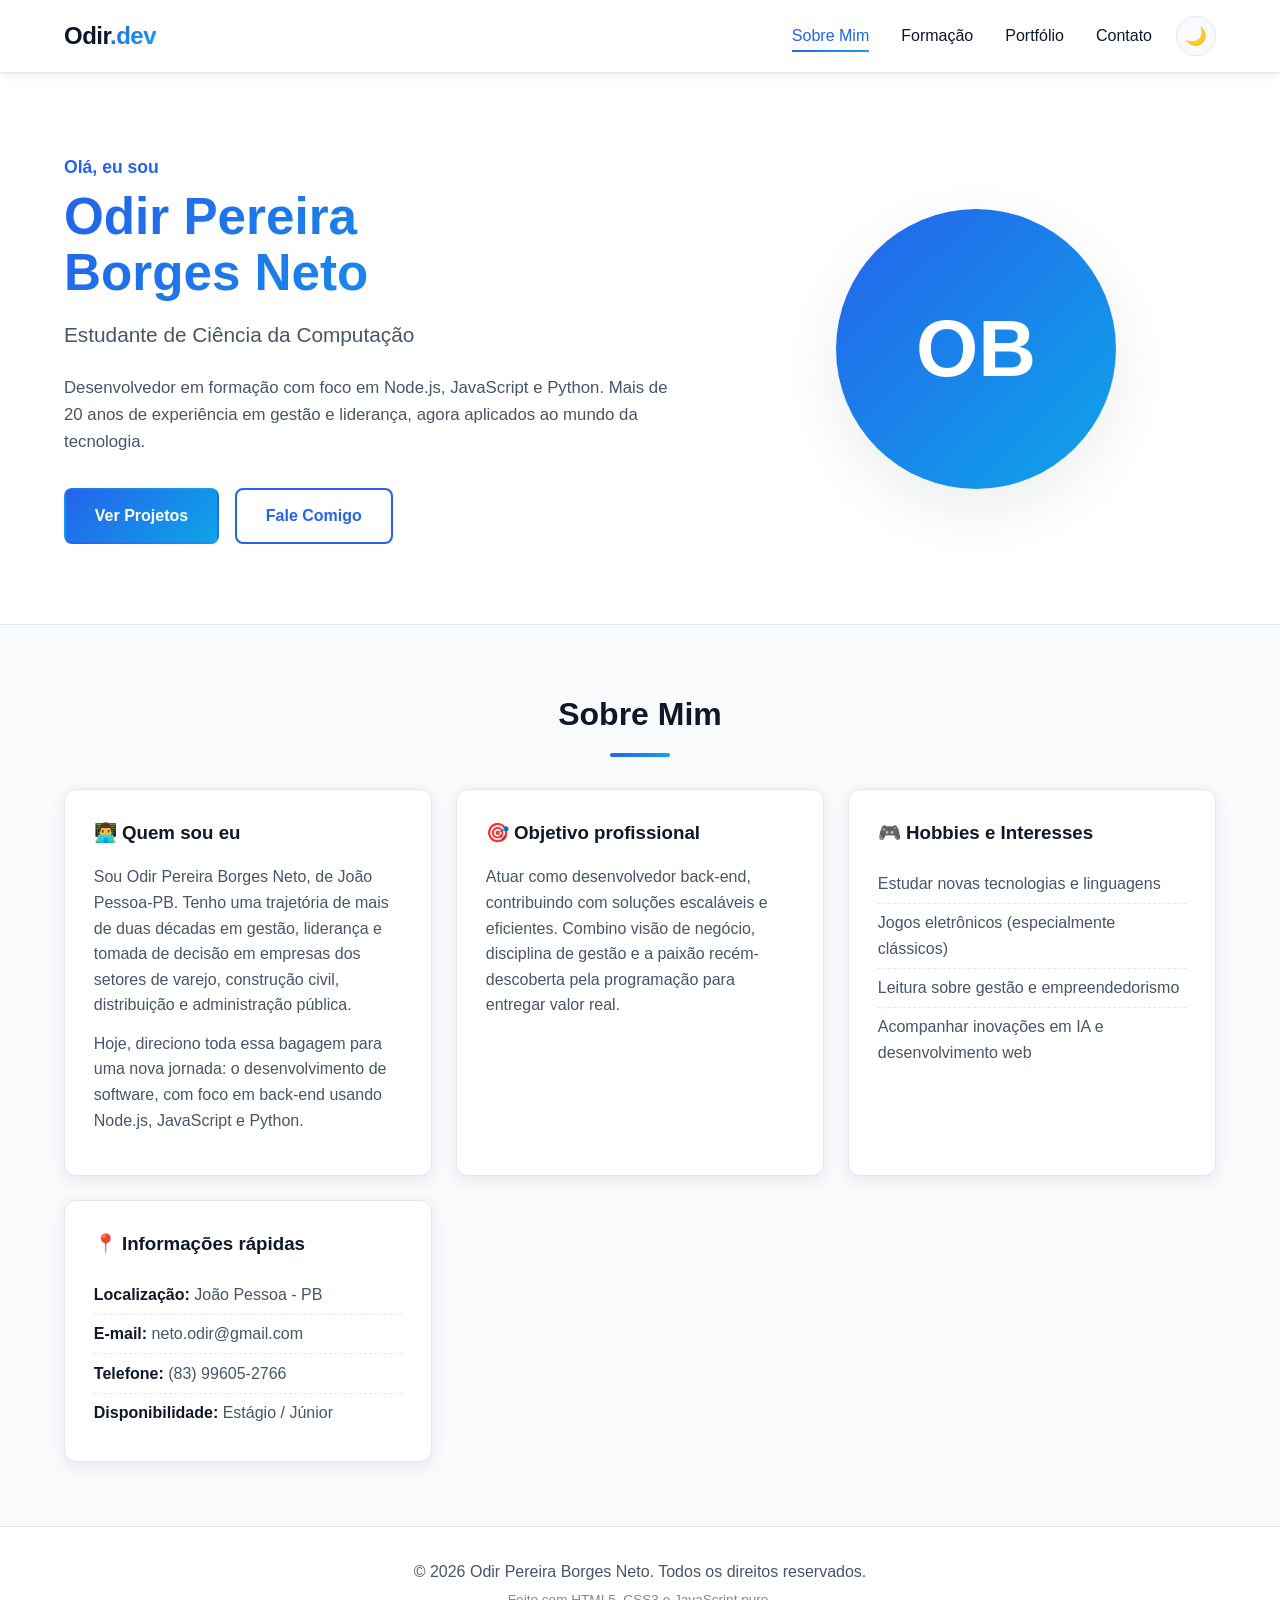
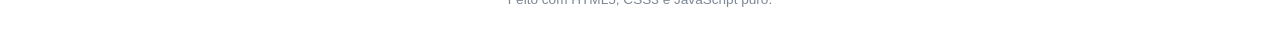
<file: index.html>
<!DOCTYPE html>
<!--
  Portfólio Online - Odir Pereira Borges Neto
  Atividade Prática - Fundamentos da Programação Web - UNINTER
  Página: Sobre Mim (página inicial)
-->
<html lang="pt-BR">
<head>
  <meta charset="UTF-8" />
  <meta name="viewport" content="width=device-width, initial-scale=1.0" />
  <meta name="description" content="Portfólio online de Odir Pereira Borges Neto - Desenvolvedor Back-End" />
  <title>Odir Borges | Sobre Mim</title>
  <link rel="stylesheet" href="css/estilo.css" />
</head>
<body>
  <!-- Cabeçalho com menu de navegação fixo (presente em todas as páginas) -->
  <header class="cabecalho">
    <div class="container cabecalho-conteudo">
      <a href="index.html" class="logo">Odir<span>.dev</span></a>

      <!-- Botão hamburguer para menu mobile (controlado por JavaScript) -->
      <button id="btnMenu" class="btn-menu" aria-label="Abrir menu" aria-expanded="false">
        <span></span><span></span><span></span>
      </button>

      <nav id="navMenu" class="nav-menu">
        <ul>
          <li><a href="index.html" class="ativo">Sobre Mim</a></li>
          <li><a href="formacao.html">Formação</a></li>
          <li><a href="portfolio.html">Portfólio</a></li>
          <li><a href="contato.html">Contato</a></li>
        </ul>

        <!-- Botão de alternância de tema claro/escuro -->
        <button id="btnTema" class="btn-tema" aria-label="Alternar tema">🌙</button>
      </nav>
    </div>
  </header>

  <main>
    <!-- Seção principal de apresentação (Hero) -->
    <section class="hero">
      <div class="container hero-conteudo">
        <div class="hero-texto">
          <p class="saudacao">Olá, eu sou</p>
          <h1>Odir Pereira <br/>Borges Neto</h1>
          <h2>Estudante de Ciência da Computação</h2>
          <p class="hero-descricao">
            Desenvolvedor em formação com foco em Node.js, JavaScript e Python.
            Mais de 20 anos de experiência em gestão e liderança, agora aplicados
            ao mundo da tecnologia.
          </p>
          <div class="hero-botoes">
            <a href="portfolio.html" class="btn btn-primario">Ver Projetos</a>
            <a href="contato.html" class="btn btn-secundario">Fale Comigo</a>
          </div>
        </div>
        <div class="hero-imagem">
          <div class="avatar">OB</div>
        </div>
      </div>
    </section>

    <!-- Seção Sobre Mim -->
    <section class="secao">
      <div class="container">
        <h2 class="titulo-secao">Sobre Mim</h2>
        <div class="grid-2">
          <div class="cartao">
            <h3>👨‍💻 Quem sou eu</h3>
            <p>
              Sou Odir Pereira Borges Neto, de João Pessoa-PB. Tenho uma trajetória
              de mais de duas décadas em gestão, liderança e tomada de decisão em
              empresas dos setores de varejo, construção civil, distribuição e
              administração pública.
            </p>
            <p>
              Hoje, direciono toda essa bagagem para uma nova jornada: o desenvolvimento
              de software, com foco em back-end usando Node.js, JavaScript e Python.
            </p>
          </div>

          <div class="cartao">
            <h3>🎯 Objetivo profissional</h3>
            <p>
              Atuar como desenvolvedor back-end, contribuindo com soluções escaláveis
              e eficientes. Combino visão de negócio, disciplina de gestão e a paixão
              recém-descoberta pela programação para entregar valor real.
            </p>
          </div>

          <div class="cartao">
            <h3>🎮 Hobbies e Interesses</h3>
            <ul>
              <li>Estudar novas tecnologias e linguagens</li>
              <li>Jogos eletrônicos (especialmente clássicos)</li>
              <li>Leitura sobre gestão e empreendedorismo</li>
              <li>Acompanhar inovações em IA e desenvolvimento web</li>
            </ul>
          </div>

          <div class="cartao">
            <h3>📍 Informações rápidas</h3>
            <ul class="info-lista">
              <li><strong>Localização:</strong> João Pessoa - PB</li>
              <li><strong>E-mail:</strong> neto.odir@gmail.com</li>
              <li><strong>Telefone:</strong> (83) 99605-2766</li>
              <li><strong>Disponibilidade:</strong> Estágio / Júnior</li>
            </ul>
          </div>
        </div>
      </div>
    </section>
  </main>

  <!-- Rodapé presente em todas as páginas -->
  <footer class="rodape">
    <div class="container">
      <p>&copy; 2026 Odir Pereira Borges Neto. Todos os direitos reservados.</p>
      <p class="rodape-pequeno">Feito com HTML5, CSS3 e JavaScript puro.</p>
    </div>
  </footer>

  <script src="js/script.js"></script>
</body>
</html>
</file>
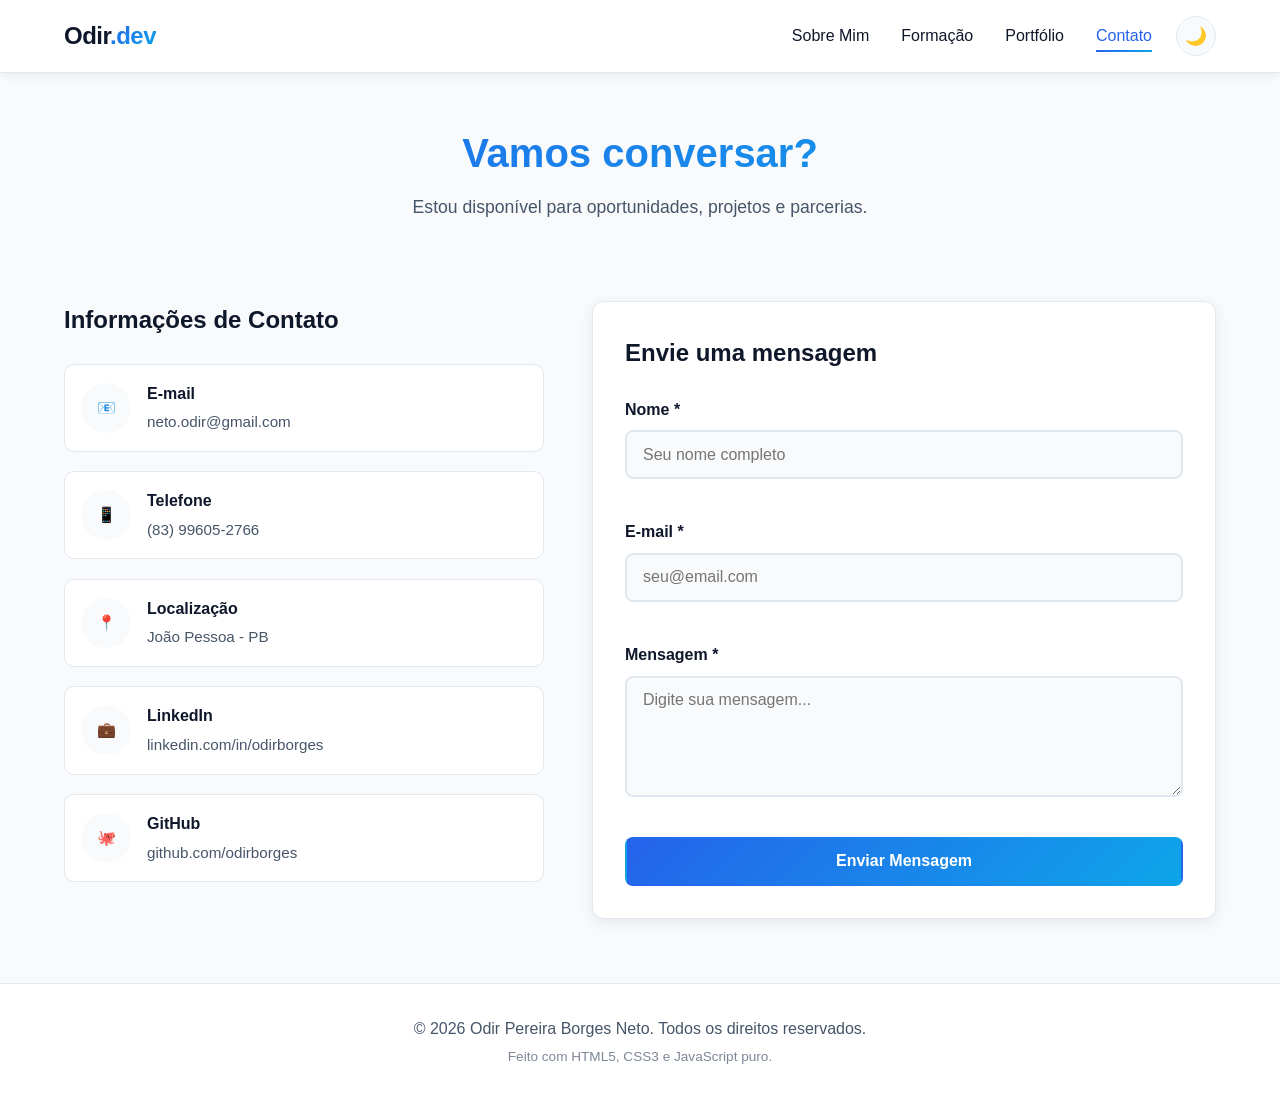
<file: contato.html>
<!DOCTYPE html>
<!--
  Portfólio Online - Odir Pereira Borges Neto
  Página: Contato - formulário com validação JavaScript
-->
<html lang="pt-BR">
<head>
  <meta charset="UTF-8" />
  <meta name="viewport" content="width=device-width, initial-scale=1.0" />
  <meta name="description" content="Entre em contato com Odir Borges" />
  <title>Odir Borges | Contato</title>
  <link rel="stylesheet" href="css/estilo.css" />
</head>
<body>
  <header class="cabecalho">
    <div class="container cabecalho-conteudo">
      <a href="index.html" class="logo">Odir<span>.dev</span></a>
      <button id="btnMenu" class="btn-menu" aria-label="Abrir menu" aria-expanded="false">
        <span></span><span></span><span></span>
      </button>
      <nav id="navMenu" class="nav-menu">
        <ul>
          <li><a href="index.html">Sobre Mim</a></li>
          <li><a href="formacao.html">Formação</a></li>
          <li><a href="portfolio.html">Portfólio</a></li>
          <li><a href="contato.html" class="ativo">Contato</a></li>
        </ul>
        <button id="btnTema" class="btn-tema" aria-label="Alternar tema">🌙</button>
      </nav>
    </div>
  </header>

  <main>
    <section class="secao secao-cabecalho">
      <div class="container">
        <h1 class="titulo-pagina">Vamos conversar?</h1>
        <p class="subtitulo">Estou disponível para oportunidades, projetos e parcerias.</p>
      </div>
    </section>

    <section class="secao">
      <div class="container">
        <div class="grid-contato">

          <!-- Coluna esquerda: informações de contato -->
          <div class="info-contato">
            <h2>Informações de Contato</h2>
            <ul class="lista-contato">
              <li>
                <span class="icone">📧</span>
                <div>
                  <strong>E-mail</strong>
                  <a href="mailto:neto.odir@gmail.com">neto.odir@gmail.com</a>
                </div>
              </li>
              <li>
                <span class="icone">📱</span>
                <div>
                  <strong>Telefone</strong>
                  <a href="tel:+5583996052766">(83) 99605-2766</a>
                </div>
              </li>
              <li>
                <span class="icone">📍</span>
                <div>
                  <strong>Localização</strong>
                  <span>João Pessoa - PB</span>
                </div>
              </li>
              <li>
                <span class="icone">💼</span>
                <div>
                  <strong>LinkedIn</strong>
                  <a href="https://linkedin.com" target="_blank" rel="noopener">linkedin.com/in/odirborges</a>
                </div>
              </li>
              <li>
                <span class="icone">🐙</span>
                <div>
                  <strong>GitHub</strong>
                  <a href="https://github.com/odirborges" target="_blank" rel="noopener">github.com/odirborges</a>
                </div>
              </li>
            </ul>
          </div>

          <!-- Coluna direita: formulário de contato com validação JS -->
          <div class="caixa-formulario">
            <h2>Envie uma mensagem</h2>
            <!-- novalidate desativa a validação nativa do navegador para usar a do JS -->
            <form id="formContato" class="formulario" novalidate>
              <div class="campo">
                <label for="nome">Nome *</label>
                <input type="text" id="nome" name="nome" placeholder="Seu nome completo" />
                <small class="erro" id="erroNome"></small>
              </div>

              <div class="campo">
                <label for="email">E-mail *</label>
                <input type="email" id="email" name="email" placeholder="seu@email.com" />
                <small class="erro" id="erroEmail"></small>
              </div>

              <div class="campo">
                <label for="mensagem">Mensagem *</label>
                <textarea id="mensagem" name="mensagem" rows="5" placeholder="Digite sua mensagem..."></textarea>
                <small class="erro" id="erroMensagem"></small>
              </div>

              <button type="submit" class="btn btn-primario btn-bloco">Enviar Mensagem</button>
            </form>
          </div>
        </div>
      </div>
    </section>
  </main>

  <!-- Modal exibido após envio bem-sucedido (controlado por JS) -->
  <div id="modal" class="modal" aria-hidden="true">
    <div class="modal-conteudo">
      <span class="modal-icone">✅</span>
      <h2>Mensagem enviada!</h2>
      <p>Obrigado pelo contato. Responderei em breve.</p>
      <button id="fecharModal" class="btn btn-primario">Fechar</button>
    </div>
  </div>

  <footer class="rodape">
    <div class="container">
      <p>&copy; 2026 Odir Pereira Borges Neto. Todos os direitos reservados.</p>
      <p class="rodape-pequeno">Feito com HTML5, CSS3 e JavaScript puro.</p>
    </div>
  </footer>

  <script src="js/script.js"></script>
</body>
</html>
</file>
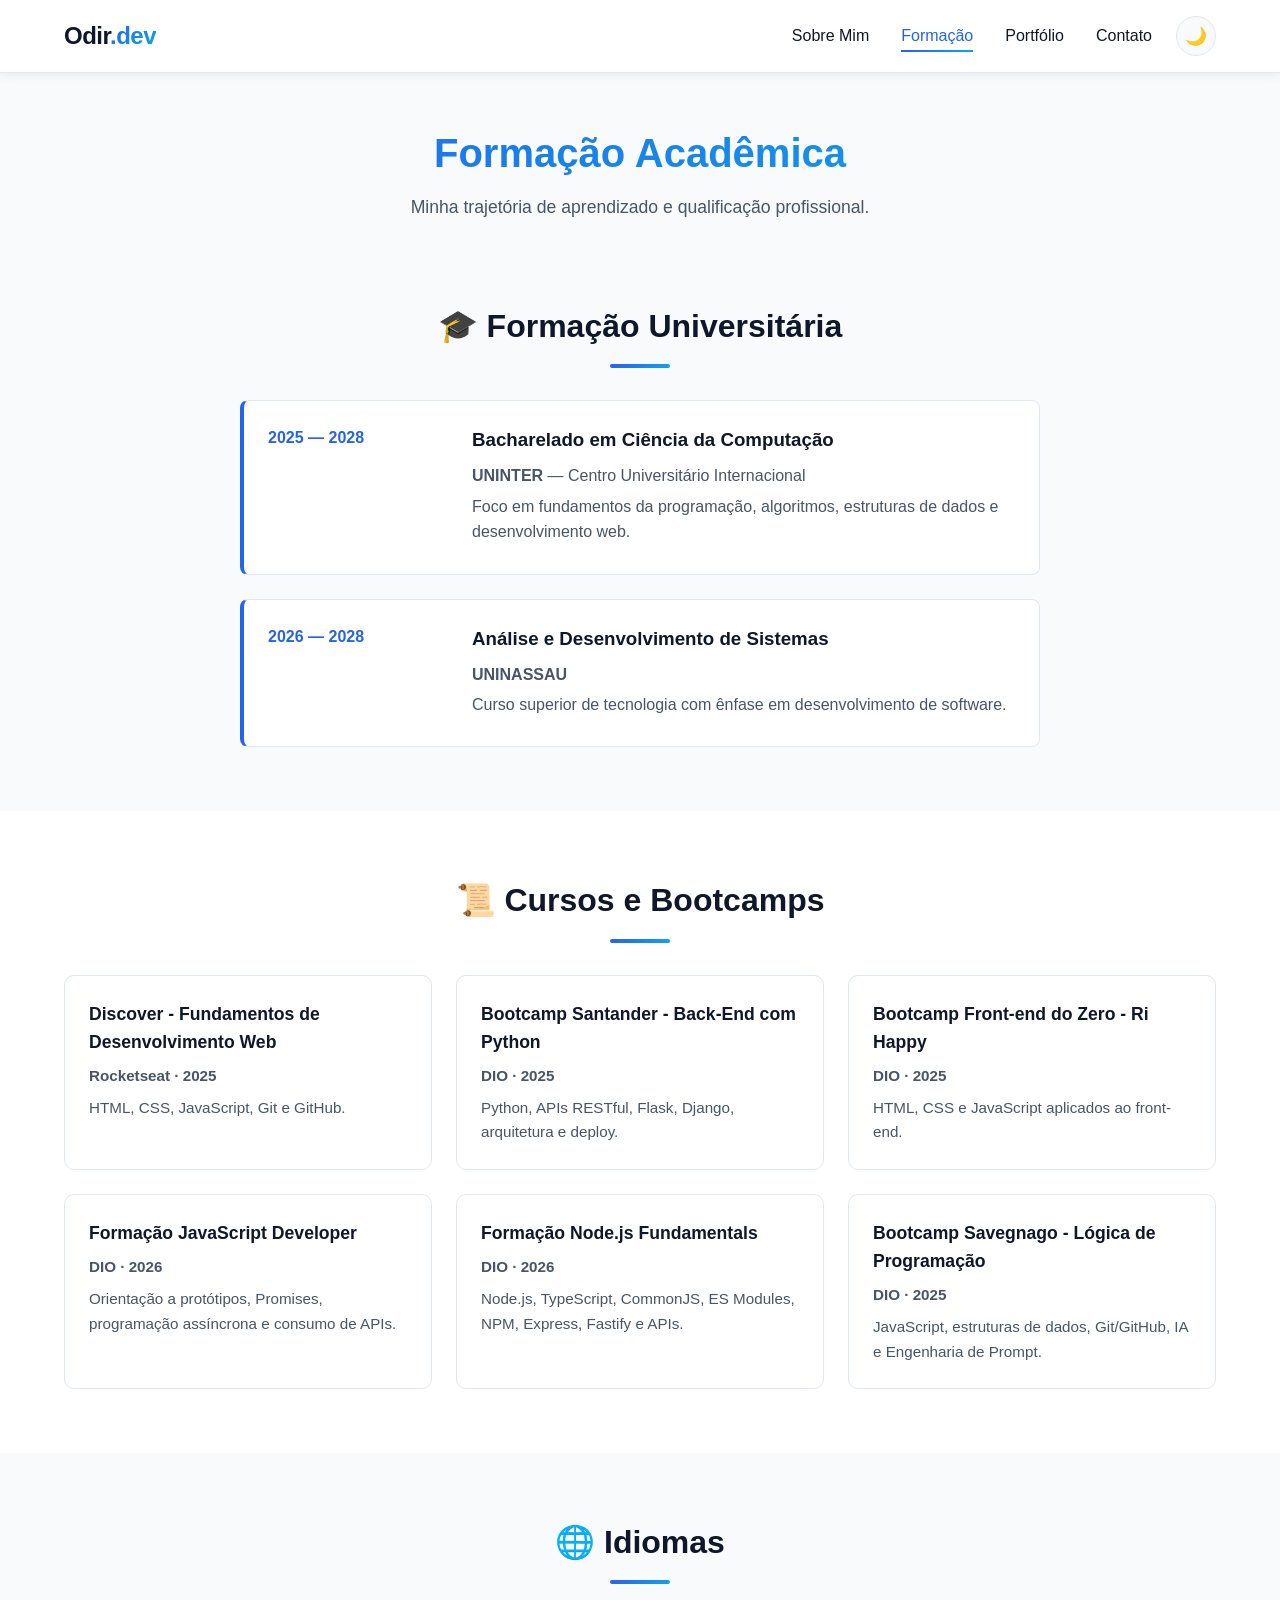
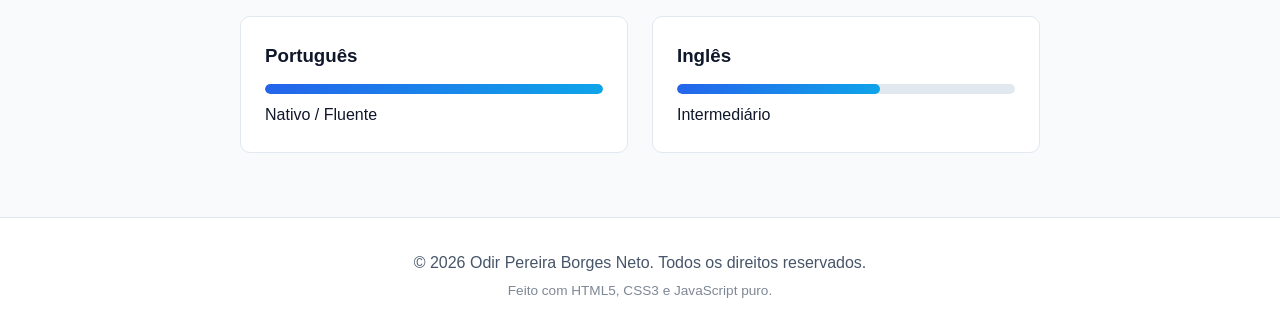
<file: formacao.html>
<!DOCTYPE html>
<!--
  Portfólio Online - Odir Pereira Borges Neto
  Página: Formação - cursos, certificações e idiomas
-->
<html lang="pt-BR">
<head>
  <meta charset="UTF-8" />
  <meta name="viewport" content="width=device-width, initial-scale=1.0" />
  <meta name="description" content="Formação acadêmica e certificações de Odir Borges" />
  <title>Odir Borges | Formação</title>
  <link rel="stylesheet" href="css/estilo.css" />
</head>
<body>
  <header class="cabecalho">
    <div class="container cabecalho-conteudo">
      <a href="index.html" class="logo">Odir<span>.dev</span></a>
      <button id="btnMenu" class="btn-menu" aria-label="Abrir menu" aria-expanded="false">
        <span></span><span></span><span></span>
      </button>
      <nav id="navMenu" class="nav-menu">
        <ul>
          <li><a href="index.html">Sobre Mim</a></li>
          <li><a href="formacao.html" class="ativo">Formação</a></li>
          <li><a href="portfolio.html">Portfólio</a></li>
          <li><a href="contato.html">Contato</a></li>
        </ul>
        <button id="btnTema" class="btn-tema" aria-label="Alternar tema">🌙</button>
      </nav>
    </div>
  </header>

  <main>
    <section class="secao secao-cabecalho">
      <div class="container">
        <h1 class="titulo-pagina">Formação Acadêmica</h1>
        <p class="subtitulo">Minha trajetória de aprendizado e qualificação profissional.</p>
      </div>
    </section>

    <!-- Seção de formação universitária -->
    <section class="secao">
      <div class="container">
        <h2 class="titulo-secao">🎓 Formação Universitária</h2>
        <div class="timeline">
          <div class="timeline-item">
            <div class="timeline-data">2025 — 2028</div>
            <div class="timeline-conteudo">
              <h3>Bacharelado em Ciência da Computação</h3>
              <p><strong>UNINTER</strong> — Centro Universitário Internacional</p>
              <p>Foco em fundamentos da programação, algoritmos, estruturas de dados e desenvolvimento web.</p>
            </div>
          </div>

          <div class="timeline-item">
            <div class="timeline-data">2026 — 2028</div>
            <div class="timeline-conteudo">
              <h3>Análise e Desenvolvimento de Sistemas</h3>
              <p><strong>UNINASSAU</strong></p>
              <p>Curso superior de tecnologia com ênfase em desenvolvimento de software.</p>
            </div>
          </div>
        </div>
      </div>
    </section>

    <!-- Seção de cursos e bootcamps -->
    <section class="secao secao-alternativa">
      <div class="container">
        <h2 class="titulo-secao">📜 Cursos e Bootcamps</h2>
        <div class="grid-cursos">
          <article class="cartao-curso">
            <h3>Discover - Fundamentos de Desenvolvimento Web</h3>
            <p class="instituicao">Rocketseat · 2025</p>
            <p>HTML, CSS, JavaScript, Git e GitHub.</p>
          </article>

          <article class="cartao-curso">
            <h3>Bootcamp Santander - Back-End com Python</h3>
            <p class="instituicao">DIO · 2025</p>
            <p>Python, APIs RESTful, Flask, Django, arquitetura e deploy.</p>
          </article>

          <article class="cartao-curso">
            <h3>Bootcamp Front-end do Zero - Ri Happy</h3>
            <p class="instituicao">DIO · 2025</p>
            <p>HTML, CSS e JavaScript aplicados ao front-end.</p>
          </article>

          <article class="cartao-curso">
            <h3>Formação JavaScript Developer</h3>
            <p class="instituicao">DIO · 2026</p>
            <p>Orientação a protótipos, Promises, programação assíncrona e consumo de APIs.</p>
          </article>

          <article class="cartao-curso">
            <h3>Formação Node.js Fundamentals</h3>
            <p class="instituicao">DIO · 2026</p>
            <p>Node.js, TypeScript, CommonJS, ES Modules, NPM, Express, Fastify e APIs.</p>
          </article>

          <article class="cartao-curso">
            <h3>Bootcamp Savegnago - Lógica de Programação</h3>
            <p class="instituicao">DIO · 2025</p>
            <p>JavaScript, estruturas de dados, Git/GitHub, IA e Engenharia de Prompt.</p>
          </article>
        </div>
      </div>
    </section>

    <!-- Seção de idiomas -->
    <section class="secao">
      <div class="container">
        <h2 class="titulo-secao">🌐 Idiomas</h2>
        <div class="grid-idiomas">
          <div class="cartao-idioma">
            <h3>Português</h3>
            <div class="barra-progresso"><div class="barra" style="width:100%"></div></div>
            <p>Nativo / Fluente</p>
          </div>
          <div class="cartao-idioma">
            <h3>Inglês</h3>
            <div class="barra-progresso"><div class="barra" style="width:60%"></div></div>
            <p>Intermediário</p>
          </div>
        </div>
      </div>
    </section>
  </main>

  <footer class="rodape">
    <div class="container">
      <p>&copy; 2026 Odir Pereira Borges Neto. Todos os direitos reservados.</p>
      <p class="rodape-pequeno">Feito com HTML5, CSS3 e JavaScript puro.</p>
    </div>
  </footer>

  <script src="js/script.js"></script>
</body>
</html>
</file>
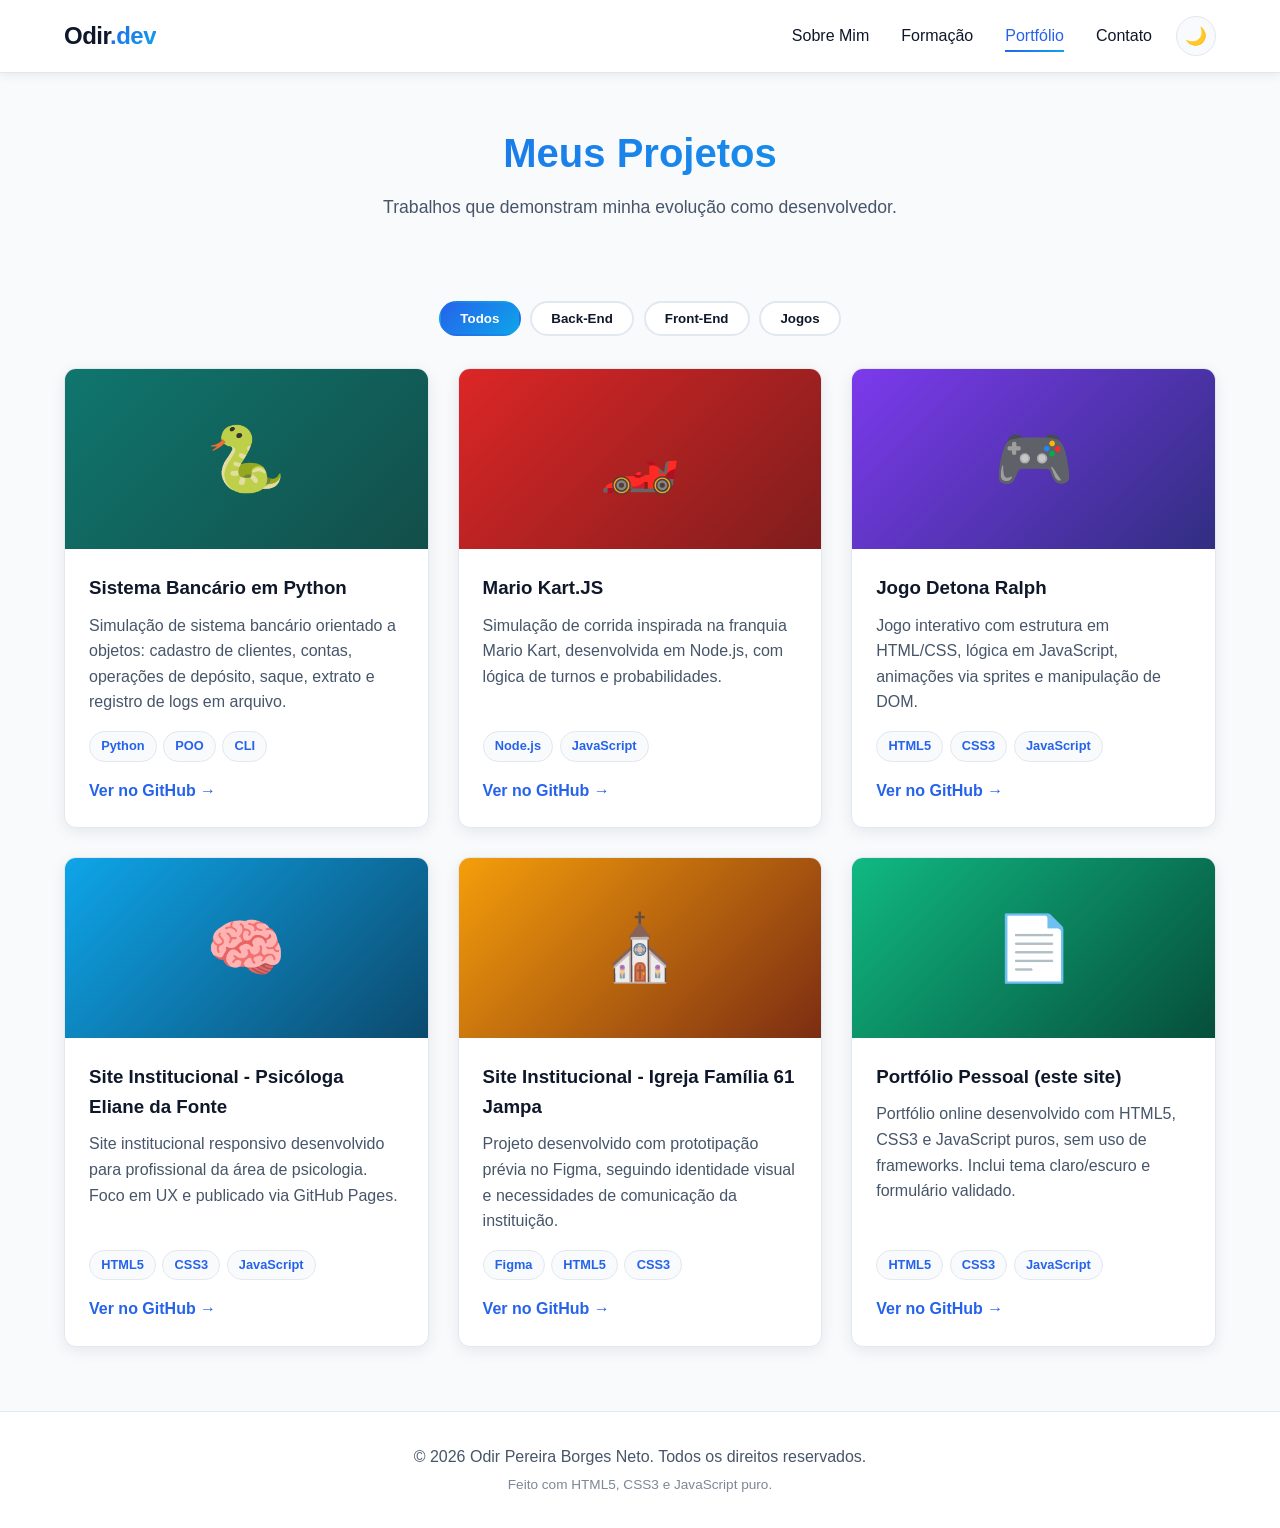
<file: portfolio.html>
<!DOCTYPE html>
<!--
  Portfólio Online - Odir Pereira Borges Neto
  Página: Portfólio - projetos desenvolvidos
-->
<html lang="pt-BR">
<head>
  <meta charset="UTF-8" />
  <meta name="viewport" content="width=device-width, initial-scale=1.0" />
  <meta name="description" content="Projetos desenvolvidos por Odir Borges" />
  <title>Odir Borges | Portfólio</title>
  <link rel="stylesheet" href="css/estilo.css" />
</head>
<body>
  <header class="cabecalho">
    <div class="container cabecalho-conteudo">
      <a href="index.html" class="logo">Odir<span>.dev</span></a>
      <button id="btnMenu" class="btn-menu" aria-label="Abrir menu" aria-expanded="false">
        <span></span><span></span><span></span>
      </button>
      <nav id="navMenu" class="nav-menu">
        <ul>
          <li><a href="index.html">Sobre Mim</a></li>
          <li><a href="formacao.html">Formação</a></li>
          <li><a href="portfolio.html" class="ativo">Portfólio</a></li>
          <li><a href="contato.html">Contato</a></li>
        </ul>
        <button id="btnTema" class="btn-tema" aria-label="Alternar tema">🌙</button>
      </nav>
    </div>
  </header>

  <main>
    <section class="secao secao-cabecalho">
      <div class="container">
        <h1 class="titulo-pagina">Meus Projetos</h1>
        <p class="subtitulo">Trabalhos que demonstram minha evolução como desenvolvedor.</p>
      </div>
    </section>

    <section class="secao">
      <div class="container">
        <!-- Filtros dinâmicos controlados por JavaScript -->
        <div class="filtros">
          <button class="btn-filtro ativo" data-filtro="todos">Todos</button>
          <button class="btn-filtro" data-filtro="back">Back-End</button>
          <button class="btn-filtro" data-filtro="front">Front-End</button>
          <button class="btn-filtro" data-filtro="game">Jogos</button>
        </div>

        <!-- Grid de projetos. Cada cartão tem um data-categoria usado pelos filtros JS -->
        <div class="grid-projetos" id="gridProjetos">

          <article class="projeto" data-categoria="back">
            <div class="projeto-imagem" style="background:linear-gradient(135deg,#0f766e,#134e4a);">
              <span>🐍</span>
            </div>
            <div class="projeto-conteudo">
              <h3>Sistema Bancário em Python</h3>
              <p>Simulação de sistema bancário orientado a objetos: cadastro de clientes,
                contas, operações de depósito, saque, extrato e registro de logs em arquivo.</p>
              <div class="tags"><span>Python</span><span>POO</span><span>CLI</span></div>
              <a href="https://github.com/odirborges" target="_blank" rel="noopener" class="link-projeto">Ver no GitHub →</a>
            </div>
          </article>

          <article class="projeto" data-categoria="back game">
            <div class="projeto-imagem" style="background:linear-gradient(135deg,#dc2626,#7f1d1d);">
              <span>🏎️</span>
            </div>
            <div class="projeto-conteudo">
              <h3>Mario Kart.JS</h3>
              <p>Simulação de corrida inspirada na franquia Mario Kart, desenvolvida em
                Node.js, com lógica de turnos e probabilidades.</p>
              <div class="tags"><span>Node.js</span><span>JavaScript</span></div>
              <a href="https://github.com/odirborges" target="_blank" rel="noopener" class="link-projeto">Ver no GitHub →</a>
            </div>
          </article>

          <article class="projeto" data-categoria="front game">
            <div class="projeto-imagem" style="background:linear-gradient(135deg,#7c3aed,#312e81);">
              <span>🎮</span>
            </div>
            <div class="projeto-conteudo">
              <h3>Jogo Detona Ralph</h3>
              <p>Jogo interativo com estrutura em HTML/CSS, lógica em JavaScript,
                animações via sprites e manipulação de DOM.</p>
              <div class="tags"><span>HTML5</span><span>CSS3</span><span>JavaScript</span></div>
              <a href="https://github.com/odirborges" target="_blank" rel="noopener" class="link-projeto">Ver no GitHub →</a>
            </div>
          </article>

          <article class="projeto" data-categoria="front">
            <div class="projeto-imagem" style="background:linear-gradient(135deg,#0ea5e9,#0c4a6e);">
              <span>🧠</span>
            </div>
            <div class="projeto-conteudo">
              <h3>Site Institucional - Psicóloga Eliane da Fonte</h3>
              <p>Site institucional responsivo desenvolvido para profissional da área
                de psicologia. Foco em UX e publicado via GitHub Pages.</p>
              <div class="tags"><span>HTML5</span><span>CSS3</span><span>JavaScript</span></div>
              <a href="https://github.com/odirborges" target="_blank" rel="noopener" class="link-projeto">Ver no GitHub →</a>
            </div>
          </article>

          <article class="projeto" data-categoria="front">
            <div class="projeto-imagem" style="background:linear-gradient(135deg,#f59e0b,#7c2d12);">
              <span>⛪</span>
            </div>
            <div class="projeto-conteudo">
              <h3>Site Institucional - Igreja Família 61 Jampa</h3>
              <p>Projeto desenvolvido com prototipação prévia no Figma, seguindo
                identidade visual e necessidades de comunicação da instituição.</p>
              <div class="tags"><span>Figma</span><span>HTML5</span><span>CSS3</span></div>
              <a href="https://github.com/odirborges" target="_blank" rel="noopener" class="link-projeto">Ver no GitHub →</a>
            </div>
          </article>

          <article class="projeto" data-categoria="front">
            <div class="projeto-imagem" style="background:linear-gradient(135deg,#10b981,#064e3b);">
              <span>📄</span>
            </div>
            <div class="projeto-conteudo">
              <h3>Portfólio Pessoal (este site)</h3>
              <p>Portfólio online desenvolvido com HTML5, CSS3 e JavaScript puros,
                sem uso de frameworks. Inclui tema claro/escuro e formulário validado.</p>
              <div class="tags"><span>HTML5</span><span>CSS3</span><span>JavaScript</span></div>
              <a href="https://github.com/odirborges" target="_blank" rel="noopener" class="link-projeto">Ver no GitHub →</a>
            </div>
          </article>

        </div>
      </div>
    </section>
  </main>

  <footer class="rodape">
    <div class="container">
      <p>&copy; 2026 Odir Pereira Borges Neto. Todos os direitos reservados.</p>
      <p class="rodape-pequeno">Feito com HTML5, CSS3 e JavaScript puro.</p>
    </div>
  </footer>

  <script src="js/script.js"></script>
</body>
</html>
</file>
<file: css/estilo.css>
/* ==========================================================================
   Portfólio - Odir Pereira Borges Neto
   Folha de estilo única (CSS3 puro, sem frameworks)
   ========================================================================== */

/* ----- Variáveis de tema (claro - padrão) ----- */
:root {
  --cor-fundo: #f8fafc;
  --cor-fundo-alt: #ffffff;
  --cor-texto: #0f172a;
  --cor-texto-suave: #475569;
  --cor-primaria: #2563eb;
  --cor-primaria-escura: #1d4ed8;
  --cor-secundaria: #0ea5e9;
  --cor-borda: #e2e8f0;
  --cor-cartao: #ffffff;
  --cor-sombra: rgba(15, 23, 42, 0.08);
  --gradiente: linear-gradient(135deg, #2563eb 0%, #0ea5e9 100%);
  --transicao: all 0.3s ease;
}

/* ----- Variáveis do tema escuro ----- */
body.tema-escuro {
  --cor-fundo: #0f172a;
  --cor-fundo-alt: #1e293b;
  --cor-texto: #f1f5f9;
  --cor-texto-suave: #cbd5e1;
  --cor-primaria: #60a5fa;
  --cor-primaria-escura: #3b82f6;
  --cor-secundaria: #38bdf8;
  --cor-borda: #334155;
  --cor-cartao: #1e293b;
  --cor-sombra: rgba(0, 0, 0, 0.4);
}

/* ----- Reset básico ----- */
* {
  margin: 0;
  padding: 0;
  box-sizing: border-box;
}

html {
  scroll-behavior: smooth;
}

body {
  font-family: 'Segoe UI', Tahoma, Geneva, Verdana, sans-serif;
  background-color: var(--cor-fundo);
  color: var(--cor-texto);
  line-height: 1.6;
  transition: var(--transicao);
}

a {
  color: var(--cor-primaria);
  text-decoration: none;
  transition: var(--transicao);
}

a:hover {
  color: var(--cor-primaria-escura);
}

img {
  max-width: 100%;
  display: block;
}

/* ----- Container central ----- */
.container {
  width: 100%;
  max-width: 1200px;
  margin: 0 auto;
  padding: 0 1.5rem;
}

/* ==========================================================================
   CABEÇALHO E NAVEGAÇÃO
   ========================================================================== */
.cabecalho {
  position: sticky;
  top: 0;
  z-index: 100;
  background-color: var(--cor-fundo-alt);
  border-bottom: 1px solid var(--cor-borda);
  box-shadow: 0 2px 10px var(--cor-sombra);
}

.cabecalho-conteudo {
  display: flex;
  justify-content: space-between;
  align-items: center;
  padding: 1rem 1.5rem;
}

.logo {
  font-size: 1.5rem;
  font-weight: 800;
  color: var(--cor-texto);
  letter-spacing: -0.5px;
}

.logo span {
  background: var(--gradiente);
  -webkit-background-clip: text;
  -webkit-text-fill-color: transparent;
  background-clip: text;
}

.nav-menu {
  display: flex;
  align-items: center;
  gap: 1.5rem;
}

.nav-menu ul {
  display: flex;
  list-style: none;
  gap: 2rem;
}

.nav-menu a {
  color: var(--cor-texto);
  font-weight: 500;
  position: relative;
  padding: 0.5rem 0;
}

.nav-menu a::after {
  content: '';
  position: absolute;
  bottom: 0;
  left: 0;
  width: 0;
  height: 2px;
  background: var(--gradiente);
  transition: var(--transicao);
}

.nav-menu a:hover::after,
.nav-menu a.ativo::after {
  width: 100%;
}

.nav-menu a.ativo {
  color: var(--cor-primaria);
}

/* Botão de tema */
.btn-tema {
  background: var(--cor-fundo);
  border: 1px solid var(--cor-borda);
  border-radius: 50%;
  width: 40px;
  height: 40px;
  font-size: 1.1rem;
  cursor: pointer;
  transition: var(--transicao);
}

.btn-tema:hover {
  transform: rotate(20deg);
  border-color: var(--cor-primaria);
}

/* Botão hamburguer (mobile) */
.btn-menu {
  display: none;
  background: none;
  border: none;
  cursor: pointer;
  flex-direction: column;
  gap: 5px;
  padding: 0.5rem;
}

.btn-menu span {
  display: block;
  width: 25px;
  height: 3px;
  background: var(--cor-texto);
  border-radius: 2px;
  transition: var(--transicao);
}

/* ==========================================================================
   HERO (página inicial)
   ========================================================================== */
.hero {
  padding: 5rem 0;
  background: var(--cor-fundo-alt);
  border-bottom: 1px solid var(--cor-borda);
}

.hero-conteudo {
  display: grid;
  grid-template-columns: 1.3fr 1fr;
  gap: 3rem;
  align-items: center;
}

.saudacao {
  color: var(--cor-primaria);
  font-weight: 600;
  margin-bottom: 0.5rem;
  font-size: 1.1rem;
}

.hero-texto h1 {
  font-size: 3.2rem;
  line-height: 1.1;
  margin-bottom: 1rem;
  background: var(--gradiente);
  -webkit-background-clip: text;
  -webkit-text-fill-color: transparent;
  background-clip: text;
}

.hero-texto h2 {
  font-size: 1.3rem;
  color: var(--cor-texto-suave);
  margin-bottom: 1.5rem;
  font-weight: 500;
}

.hero-descricao {
  color: var(--cor-texto-suave);
  margin-bottom: 2rem;
  font-size: 1.05rem;
}

.hero-botoes {
  display: flex;
  gap: 1rem;
  flex-wrap: wrap;
}

.hero-imagem {
  display: flex;
  justify-content: center;
}

.avatar {
  width: 280px;
  height: 280px;
  border-radius: 50%;
  background: var(--gradiente);
  display: flex;
  align-items: center;
  justify-content: center;
  font-size: 5rem;
  font-weight: 800;
  color: white;
  box-shadow: 0 20px 60px var(--cor-sombra);
  animation: flutuar 4s ease-in-out infinite;
}

@keyframes flutuar {
  0%, 100% { transform: translateY(0); }
  50%      { transform: translateY(-15px); }
}

/* ==========================================================================
   BOTÕES
   ========================================================================== */
.btn {
  display: inline-block;
  padding: 0.85rem 1.8rem;
  border-radius: 8px;
  font-weight: 600;
  font-size: 1rem;
  cursor: pointer;
  border: 2px solid transparent;
  transition: var(--transicao);
  text-align: center;
}

.btn-primario {
  background: var(--gradiente);
  color: white;
}

.btn-primario:hover {
  transform: translateY(-2px);
  box-shadow: 0 10px 25px var(--cor-sombra);
  color: white;
}

.btn-secundario {
  background: transparent;
  color: var(--cor-primaria);
  border-color: var(--cor-primaria);
}

.btn-secundario:hover {
  background: var(--cor-primaria);
  color: white;
}

.btn-bloco {
  width: 100%;
}

/* ==========================================================================
   SEÇÕES
   ========================================================================== */
.secao {
  padding: 4rem 0;
}

.secao-alternativa {
  background-color: var(--cor-fundo-alt);
}

.secao-cabecalho {
  padding: 3rem 0 1rem;
  text-align: center;
}

.titulo-pagina {
  font-size: 2.5rem;
  margin-bottom: 0.5rem;
  background: var(--gradiente);
  -webkit-background-clip: text;
  -webkit-text-fill-color: transparent;
  background-clip: text;
}

.subtitulo {
  color: var(--cor-texto-suave);
  font-size: 1.1rem;
}

.titulo-secao {
  font-size: 2rem;
  margin-bottom: 2rem;
  text-align: center;
  position: relative;
}

.titulo-secao::after {
  content: '';
  display: block;
  width: 60px;
  height: 4px;
  background: var(--gradiente);
  border-radius: 2px;
  margin: 0.75rem auto 0;
}

/* ==========================================================================
   CARTÕES E GRIDS
   ========================================================================== */
.grid-2 {
  display: grid;
  grid-template-columns: repeat(auto-fit, minmax(300px, 1fr));
  gap: 1.5rem;
}

.cartao {
  background: var(--cor-cartao);
  border: 1px solid var(--cor-borda);
  border-radius: 12px;
  padding: 1.8rem;
  box-shadow: 0 4px 15px var(--cor-sombra);
  transition: var(--transicao);
}

.cartao:hover {
  transform: translateY(-4px);
  box-shadow: 0 12px 30px var(--cor-sombra);
}

.cartao h3 {
  margin-bottom: 1rem;
  color: var(--cor-texto);
}

.cartao p {
  color: var(--cor-texto-suave);
  margin-bottom: 0.8rem;
}

.cartao ul {
  list-style: none;
  padding: 0;
}

.cartao ul li {
  padding: 0.4rem 0;
  color: var(--cor-texto-suave);
  border-bottom: 1px dashed var(--cor-borda);
}

.cartao ul li:last-child { border-bottom: none; }

.info-lista li strong { color: var(--cor-texto); }

/* ==========================================================================
   TIMELINE (formação)
   ========================================================================== */
.timeline {
  display: flex;
  flex-direction: column;
  gap: 1.5rem;
  max-width: 800px;
  margin: 0 auto;
}

.timeline-item {
  display: grid;
  grid-template-columns: 180px 1fr;
  gap: 1.5rem;
  background: var(--cor-cartao);
  border: 1px solid var(--cor-borda);
  border-left: 4px solid var(--cor-primaria);
  border-radius: 8px;
  padding: 1.5rem;
}

.timeline-data {
  font-weight: 700;
  color: var(--cor-primaria);
}

.timeline-conteudo h3 {
  margin-bottom: 0.5rem;
}

.timeline-conteudo p {
  color: var(--cor-texto-suave);
  margin-bottom: 0.3rem;
}

/* ----- Cursos ----- */
.grid-cursos {
  display: grid;
  grid-template-columns: repeat(auto-fit, minmax(280px, 1fr));
  gap: 1.5rem;
}

.cartao-curso {
  background: var(--cor-cartao);
  border: 1px solid var(--cor-borda);
  border-radius: 10px;
  padding: 1.5rem;
  transition: var(--transicao);
}

.cartao-curso:hover {
  transform: translateY(-4px);
  border-color: var(--cor-primaria);
}

.cartao-curso h3 {
  font-size: 1.1rem;
  margin-bottom: 0.5rem;
}

.instituicao {
  color: var(--cor-primaria);
  font-weight: 600;
  font-size: 0.9rem;
  margin-bottom: 0.5rem;
}

.cartao-curso p {
  color: var(--cor-texto-suave);
  font-size: 0.95rem;
}

/* ----- Idiomas ----- */
.grid-idiomas {
  display: grid;
  grid-template-columns: repeat(auto-fit, minmax(260px, 1fr));
  gap: 1.5rem;
  max-width: 800px;
  margin: 0 auto;
}

.cartao-idioma {
  background: var(--cor-cartao);
  border: 1px solid var(--cor-borda);
  border-radius: 10px;
  padding: 1.5rem;
}

.cartao-idioma h3 {
  margin-bottom: 0.8rem;
}

.barra-progresso {
  background: var(--cor-borda);
  height: 10px;
  border-radius: 5px;
  overflow: hidden;
  margin-bottom: 0.5rem;
}

.barra {
  height: 100%;
  background: var(--gradiente);
  border-radius: 5px;
  transition: width 1s ease;
}

/* ==========================================================================
   PROJETOS
   ========================================================================== */
.filtros {
  display: flex;
  justify-content: center;
  gap: 0.6rem;
  margin-bottom: 2rem;
  flex-wrap: wrap;
}

.btn-filtro {
  padding: 0.5rem 1.2rem;
  background: var(--cor-cartao);
  border: 2px solid var(--cor-borda);
  border-radius: 25px;
  color: var(--cor-texto);
  cursor: pointer;
  font-weight: 600;
  transition: var(--transicao);
}

.btn-filtro:hover {
  border-color: var(--cor-primaria);
}

.btn-filtro.ativo {
  background: var(--gradiente);
  color: white;
  border-color: transparent;
}

.grid-projetos {
  display: grid;
  grid-template-columns: repeat(auto-fit, minmax(320px, 1fr));
  gap: 1.8rem;
}

.projeto {
  background: var(--cor-cartao);
  border: 1px solid var(--cor-borda);
  border-radius: 12px;
  overflow: hidden;
  box-shadow: 0 4px 15px var(--cor-sombra);
  transition: var(--transicao);
  display: flex;
  flex-direction: column;
}

.projeto:hover {
  transform: translateY(-6px);
  box-shadow: 0 15px 35px var(--cor-sombra);
}

.projeto.escondido {
  display: none;
}

.projeto-imagem {
  height: 180px;
  display: flex;
  align-items: center;
  justify-content: center;
  font-size: 4rem;
}

.projeto-conteudo {
  padding: 1.5rem;
  flex: 1;
  display: flex;
  flex-direction: column;
}

.projeto-conteudo h3 {
  margin-bottom: 0.6rem;
}

.projeto-conteudo p {
  color: var(--cor-texto-suave);
  margin-bottom: 1rem;
  flex: 1;
}

.tags {
  display: flex;
  flex-wrap: wrap;
  gap: 0.4rem;
  margin-bottom: 1rem;
}

.tags span {
  background: var(--cor-fundo);
  border: 1px solid var(--cor-borda);
  color: var(--cor-primaria);
  padding: 0.25rem 0.7rem;
  border-radius: 20px;
  font-size: 0.8rem;
  font-weight: 600;
}

.link-projeto {
  font-weight: 600;
  align-self: flex-start;
}

/* ==========================================================================
   CONTATO
   ========================================================================== */
.grid-contato {
  display: grid;
  grid-template-columns: 1fr 1.3fr;
  gap: 3rem;
}

.info-contato h2,
.caixa-formulario h2 {
  margin-bottom: 1.5rem;
}

.lista-contato {
  list-style: none;
  display: flex;
  flex-direction: column;
  gap: 1.2rem;
}

.lista-contato li {
  display: flex;
  align-items: center;
  gap: 1rem;
  background: var(--cor-cartao);
  border: 1px solid var(--cor-borda);
  border-radius: 10px;
  padding: 1rem;
  transition: var(--transicao);
}

.lista-contato li:hover {
  border-color: var(--cor-primaria);
  transform: translateX(5px);
}

.icone {
  font-size: 1.8rem;
  width: 50px;
  height: 50px;
  display: flex;
  align-items: center;
  justify-content: center;
  background: var(--cor-fundo);
  border-radius: 50%;
  flex-shrink: 0;
}

.lista-contato strong {
  display: block;
  margin-bottom: 0.2rem;
}

.lista-contato a,
.lista-contato span {
  color: var(--cor-texto-suave);
  font-size: 0.95rem;
}

/* Formulário */
.caixa-formulario {
  background: var(--cor-cartao);
  border: 1px solid var(--cor-borda);
  border-radius: 12px;
  padding: 2rem;
  box-shadow: 0 4px 15px var(--cor-sombra);
}

.formulario {
  display: flex;
  flex-direction: column;
  gap: 1.2rem;
}

.campo {
  display: flex;
  flex-direction: column;
}

.campo label {
  font-weight: 600;
  margin-bottom: 0.5rem;
  color: var(--cor-texto);
}

.campo input,
.campo textarea {
  padding: 0.85rem 1rem;
  border: 2px solid var(--cor-borda);
  border-radius: 8px;
  background: var(--cor-fundo);
  color: var(--cor-texto);
  font-size: 1rem;
  font-family: inherit;
  transition: var(--transicao);
}

.campo input:focus,
.campo textarea:focus {
  outline: none;
  border-color: var(--cor-primaria);
  background: var(--cor-fundo-alt);
}

.campo textarea {
  resize: vertical;
  min-height: 100px;
}

.campo input.invalido,
.campo textarea.invalido {
  border-color: #ef4444;
  background-color: rgba(239, 68, 68, 0.05);
}

.erro {
  color: #ef4444;
  font-size: 0.85rem;
  margin-top: 0.3rem;
  min-height: 1rem;
}

/* ==========================================================================
   MODAL
   ========================================================================== */
.modal {
  display: none;
  position: fixed;
  inset: 0;
  background: rgba(0, 0, 0, 0.6);
  z-index: 200;
  justify-content: center;
  align-items: center;
  padding: 1rem;
  animation: aparecer 0.3s ease;
}

.modal.ativo {
  display: flex;
}

@keyframes aparecer {
  from { opacity: 0; }
  to   { opacity: 1; }
}

.modal-conteudo {
  background: var(--cor-cartao);
  border-radius: 12px;
  padding: 2.5rem;
  max-width: 420px;
  width: 100%;
  text-align: center;
  box-shadow: 0 20px 60px rgba(0, 0, 0, 0.3);
  animation: subir 0.4s ease;
}

@keyframes subir {
  from { transform: translateY(30px); opacity: 0; }
  to   { transform: translateY(0); opacity: 1; }
}

.modal-icone {
  font-size: 4rem;
  display: block;
  margin-bottom: 1rem;
}

.modal-conteudo h2 { margin-bottom: 0.5rem; }

.modal-conteudo p {
  color: var(--cor-texto-suave);
  margin-bottom: 1.5rem;
}

/* ==========================================================================
   RODAPÉ
   ========================================================================== */
.rodape {
  background: var(--cor-fundo-alt);
  border-top: 1px solid var(--cor-borda);
  padding: 2rem 0;
  text-align: center;
  color: var(--cor-texto-suave);
}

.rodape-pequeno {
  font-size: 0.85rem;
  margin-top: 0.3rem;
  opacity: 0.7;
}

/* ==========================================================================
   RESPONSIVIDADE - MOBILE
   ========================================================================== */
@media (max-width: 900px) {
  .hero-conteudo,
  .grid-contato {
    grid-template-columns: 1fr;
  }

  .hero-texto { text-align: center; }
  .hero-botoes { justify-content: center; }
  .hero-texto h1 { font-size: 2.3rem; }

  .avatar { width: 200px; height: 200px; font-size: 3.5rem; }

  .timeline-item {
    grid-template-columns: 1fr;
    gap: 0.5rem;
  }
}

@media (max-width: 700px) {
  .btn-menu { display: flex; }

  .nav-menu {
    position: absolute;
    top: 100%;
    right: 0;
    left: 0;
    background: var(--cor-fundo-alt);
    flex-direction: column;
    padding: 1.5rem;
    border-bottom: 1px solid var(--cor-borda);
    box-shadow: 0 10px 20px var(--cor-sombra);
    transform: translateY(-200%);
    transition: transform 0.3s ease;
    gap: 1rem;
  }

  .nav-menu.aberto {
    transform: translateY(0);
  }

  .nav-menu ul {
    flex-direction: column;
    width: 100%;
    gap: 0.5rem;
  }

  .nav-menu ul li { width: 100%; }
  .nav-menu a { display: block; padding: 0.8rem 0; }

  .titulo-pagina { font-size: 2rem; }
  .titulo-secao  { font-size: 1.6rem; }
  .hero          { padding: 3rem 0; }
  .secao         { padding: 3rem 0; }
}

@media (max-width: 480px) {
  .hero-texto h1 { font-size: 1.9rem; }
  .hero-botoes { flex-direction: column; }
  .hero-botoes .btn { width: 100%; }
}
</file>
